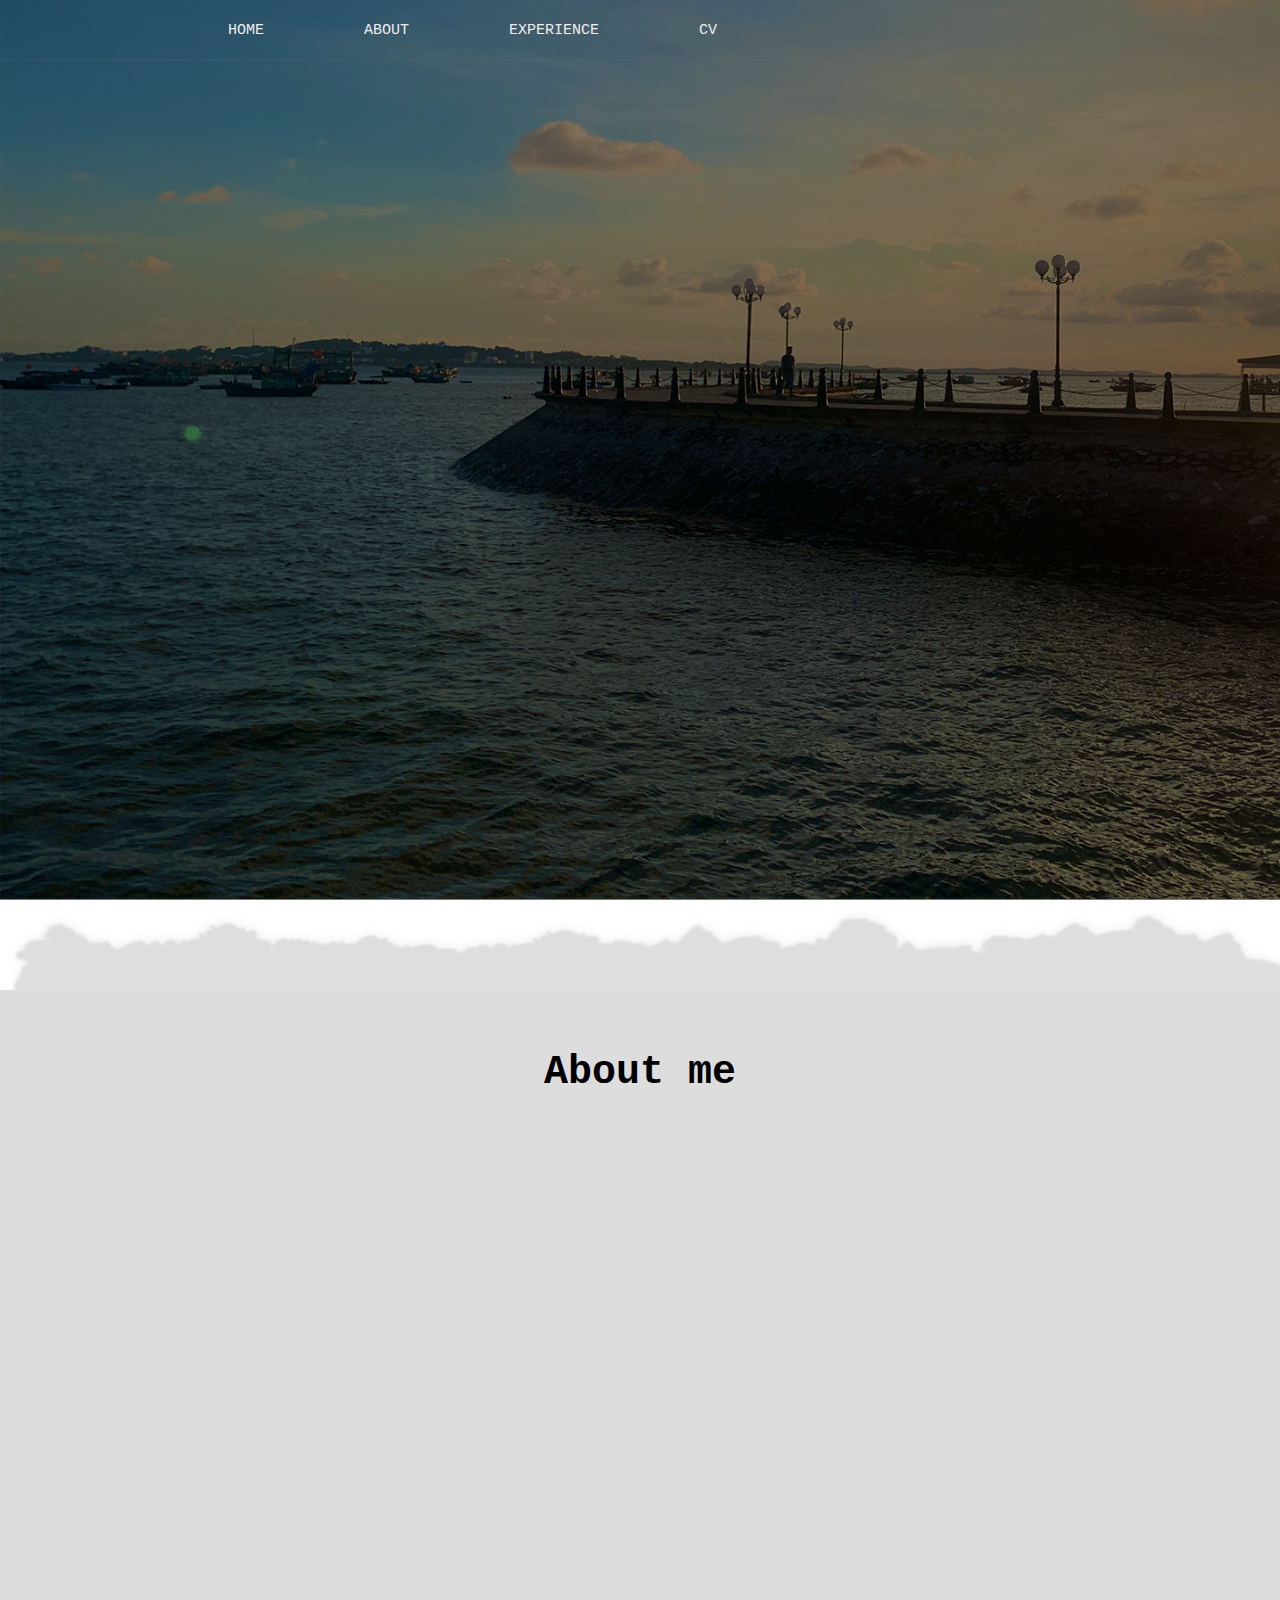
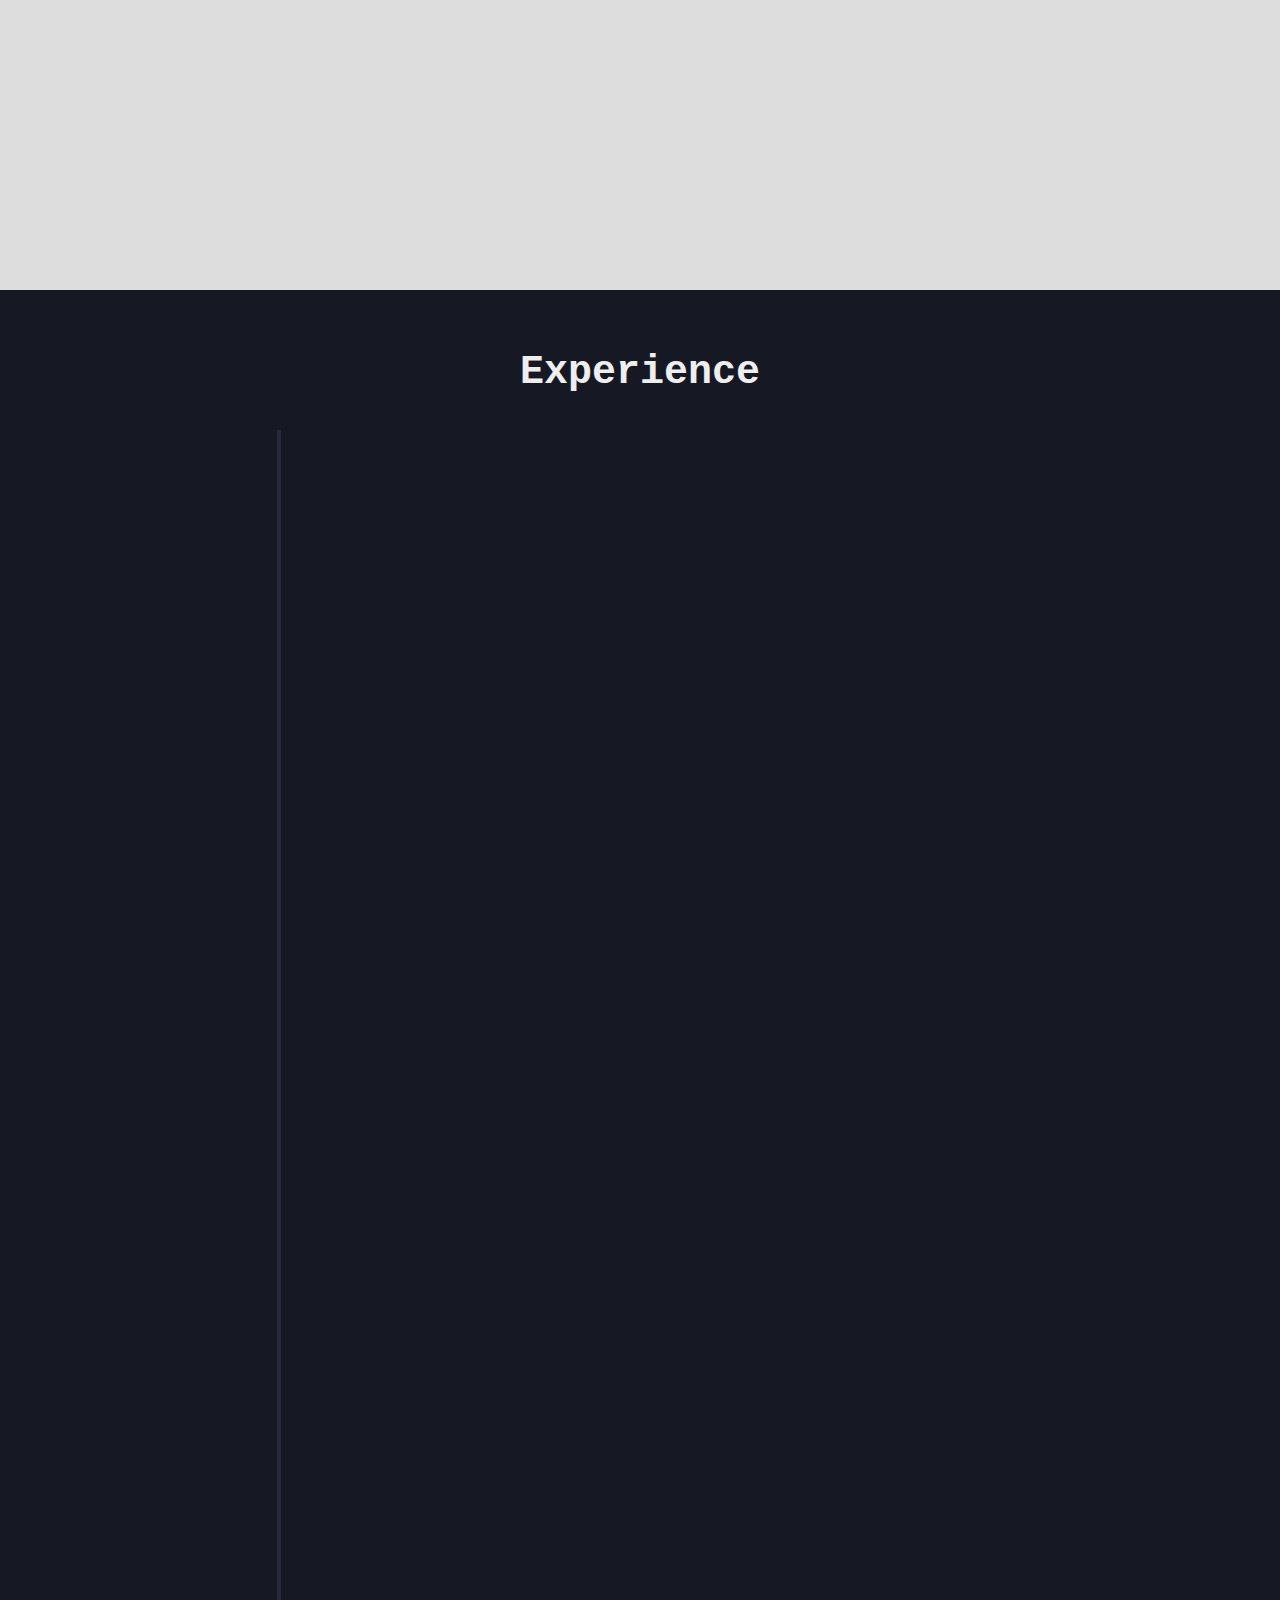
<file: index.html>
<!DOCTYPE html>
<html lang="en">

<head>
    <meta charset="UTF-8">
    <meta http-equiv="X-UA-Compatible" content="IE=edge">
    <meta name="viewport" content="width=device-width, initial-scale=1.0">
    <link rel="stylesheet" href="https://cdnjs.cloudflare.com/ajax/libs/font-awesome/6.2.0/css/all.min.css" />
    <title>Portfolio - Vũ Thanh Thiên</title>
    <meta property="og:type" content="website">
    <meta property="og:locale" content="vi">
    <meta property="og:title" content="Portfolio - Vũ Thanh Thiên">
    <meta property="og:image" content="./asset/DSC_3052.jpeg">
    <meta property="og:site_name" content="Portfolio - Vũ Thanh Thiên">
    <meta property="og:description" content="Portfolio Front-end Vũ Thanh Thiên">
    <link rel="icon" type="image/x-icon" href="/asset/favicon.png">
    <link rel="stylesheet" href="css/style.css">
</head>

<body>
    <header>
        <div class="nav" id="nav">
            <ul>
                <li>
                    <a href="#home">HOME</a>
                </li>
                <li>
                    <a href="#info">ABOUT</a>
                </li>
                <li>
                    <a href="#experience">EXPERIENCE</a>
                </li>
                <li>
                    <a href="#cv">CV</a>
                </li>
            </ul>
        </div>
        <div id="home" class="banner">
            <img src="/asset/banner.png" alt="">
            <h1 class="title">Vũ Thanh Thiên</h1>
        </div>
    </header>
    <div class="container">
        <section id="info" class="item content-wrapper">
            <h1>About me</h1>
            <div class="info-content">
                <div class="content">
                    <div class="showtotop">Hi, I'm</div>
                    <h3 class="showtotop delay-02">Vũ Thanh Thiên</h3>
                    <div class="text">
                        <p class="showtotop delay-04"><img src="/asset/calendar.png" alt="">Dob: 05/10/1999</p>
                        <p class="showtotop delay-06"><img src="/asset/venus-mars.png" alt="">Gender: male</p>
                        <p class="showtotop delay-08"><img src="/asset/phone-call.png" alt="">Phone: 0362804035</p>
                        <p class="showtotop delay-1"><img src="/asset/envelope.png" alt="">Email: thudan.td@gmail.com</p>
                        <p class="showtotop delay-1"><img src="/asset/github.svg" alt=""> <a target="_blank" href="https://github.com/VuThanhThien">Github: VuThanhThien</a></p>
                        <p class="showtotop delay-1"><img src="/asset/facebook.png" alt=""> <a target="_blank"
                                href="https://www.facebook.com/exameen.dev/">Facebook: Vũ Thanh Thiên</a></p>
                        <p class="showtotop delay-1"><img src="/asset/linkedin.png" alt=""> <a target="_blank"
                                href="https://www.linkedin.com/in/v%C5%A9-thi%C3%AAn-ale-b25631192">Linkedin: Vũ Thiên(Ale)</a>
                        </p>
                        <p class="showtotop delay-12"><img src="/asset/address-book.png" alt="">Address: Me Tri, Nam Tu Liem, Ha
                            Noi</p>
                        <div class="showtotop delay-12">
                            I graduated from the Department of Information Technology of
                            <a target="_blank" href="https://uet.vnu.edu.vn/">University of Engineering and Technology,
                                VNU</a>.
                            <br>
                            Currently I am working as a Full-stack developer at
                            <a target="_blank" href="https://www.sotatek.com/">SotaTek</a>. <br>
                            I'm an active person, willing to learn new technology. My orientation is to become a
                            Full-stack developer. However, I prefer FE to BE tasks 😋
                        </div>
                    </div>
                </div>
                <div class="info-img showtotop delay-06">
                    <img src="/asset/info.png" alt="">
                </div>
            </div>
        </section>

        <section id="experience" class="item experience">
            <h1>Experience</h1>
            <div class="timeline">
                <div class="timeline-container primary showtotop delay-02">
                    <div class="timeline-icon">
                        <img src="/asset/graduation-cap.png" alt="school">
                    </div>
                    <div class="timeline-body">
                        <h4 class="timeline-title"><span class="badge">School</span></h4>
                        <p>I majored in information technology at university, and at the same time I studied 2D graphic
                            design at <a target="_blank" href="http://itplus-academy.edu.vn/">ITPLUS academy</a>. I used
                            to be a designer for <a href="https://dongphuchaianh.com/">Hai Anh uniform</a> </p>
                        <p>Skill: </p>
                        <div class="skill-tag">
                            <div class="tag">basic knowledge</div>
                            <div class="tag">photoshop</div>
                            <div class="tag">illustrator</div>
                        </div>
                        <p class="timeline-subtitle">2017-2021</p>
                    </div>
                </div>
                <div class="timeline-container success showtotop delay-04">
                    <div class="timeline-icon">
                        <img src="/asset/briefcase.png" alt="">
                    </div>
                    <div class="timeline-body">
                        <h4 class="timeline-title"><span class="badge">internship - fresher</span></h4>
                        <p>I used to be an Front-end intern for <a target="_blank"
                                href="https://vnptit.vn/">VNPT-IT</a>. Then I work as a fresher for MISA.
                            There I am in charge of connecting the app <a target="_blank"
                                href="https://eshop.misa.vn/">MISAeShop</a> with the delivery partner. </p>
                        <p>Skill: </p>
                        <div class="skill-tag">
                            <div class="tag">html, css, scss, js, jquery</div>
                            <div class="tag">ASP.NET core</div>
                            <div class="tag">MariaDb</div>
                            <div class="tag">Vuejs (2)</div>
                            <div class="tag">Nuxtjs</div>
                            <div class="tag">Customize vuetify, devexpress</div>
                            <div class="tag">Figma</div>
                        </div>
                        <p class="timeline-subtitle">2019</p>
                    </div>
                </div>
                <div class="timeline-container success showtotop delay-06">
                    <div class="timeline-icon">
                        <img src="/asset/briefcase.png" alt="">
                    </div>
                    <div class="timeline-body">
                        <h4 class="timeline-title"><span class="badge">Front-end developer</span></h4>
                        <p>Teamsize: 03</p>
                        <p>I worked as a developer for a startup called <a target="_blank"
                                href="https://apps.shopify.com/bixgrow-affiliate-marketing">Bixgrow</a>, used to manage
                            affiliates on shopify.
                            That team has 3 member and project used Vuejs and PHP.
                            I'm in charge of design and all of Front-end tasks, customize library...</p>
                        <p>Some special module:
                        <ul>
                            <Li>Build base component</Li>
                            <li>Create a page for users to freely customize the registration page
                                and use the register page for each shop's own shopify sales page.</li>
                            <li>Create a custom page of promotional popups and
                                use script to insert into shopify.</li>
                            <li>Localize the language and allow the user to customize
                                edit the translation at their own discretion.</li>
                            <li>Create landing page <a target="_blank" href="https://bixgrow.com/">Bixgrow.com</a></li>
                        </ul>
                        </p>
                        <p>Skill: </p>
                        <div class="skill-tag">
                            <div class="tag">Vuejs</div>
                            <div class="tag">php</div>
                            <div class="tag">VueBoostrap</div>
                            <div class="tag">Vuex</div>
                            <div class="tag">Javascript</div>
                        </div>
                        <p class="timeline-subtitle">2020</p>
                    </div>
                </div>
                <div class="timeline-container success showtotop delay-08">
                    <div class="timeline-icon">
                        <img src="/asset/briefcase.png" alt="">
                    </div>
                    <div class="timeline-body">
                        <h4 class="timeline-title"><span class="badge">Full-stack developer</span></h4>
                        <p>Teamsize: 06</p>
                        <p>I'm working at SotaTek as a Full-stack developer, at a project of Malaysian called <a
                                target="_blank" href="https://www.setel.com/">Setel</a>.
                            This is a huge project with about 4 million users. My team is in charge of modules like
                            management fees, subsidy, payments...
                        </p>
                        <p>Some special module:
                        <ul>
                            <li>Manage the petrol price subsidy for people from the government</li>
                            <li>Manage payment fees, card fee,...</li>
                            <li>I'm the first developer of sotatek apply micro Front-end (Reactjs)</li>
                            <li>In charge of deploy many repository</li>
                        </ul>
                        </p>
                        <p>Skill: </p>
                        <div class="skill-tag">
                            <div class="tag">Typecript</div>
                            <div class="tag">Nestjs (Nodejs)</div>
                            <div class="tag">Reactjs</div>
                            <div class="tag">Vuejs</div>
                            <div class="tag">Microservices</div>
                            <div class="tag">Tailwindcss</div>
                            <div class="tag">Mailchimp</div>
                            <div class="tag">Wordpress/Elementor</div>
                            <div class="tag">MongoDB</div>
                        </div>
                        <p class="timeline-subtitle">2021 - now</p>
                    </div>
                </div>
            </div>
        </section>

        <div id="cv" class="item footer">
            <div class="title showtotop delay-02">
                <h2>Curriculum Vitae</h2>
                <div>
                    <a href="/asset/CV-FrontEnd-VuThanhThien.pdf" download="CV-FrontEnd-VuThanhThien"><button
                            class="btn-download">DOWNLOAD</button></a>
                    <a target="_blank" href="mycv.html"><button class="btn-download">VIEW ON BROWSER</button></a>
                </div>
            </div>
            <div class="link">
                <ul>
                    <li class="showtotop delay-02"><a href="#home">Thank you for visiting!</a></li>
                </ul>
            </div>
        </div>
    </div>
    <script src="script.js"></script>
</body>

</html>
</file>
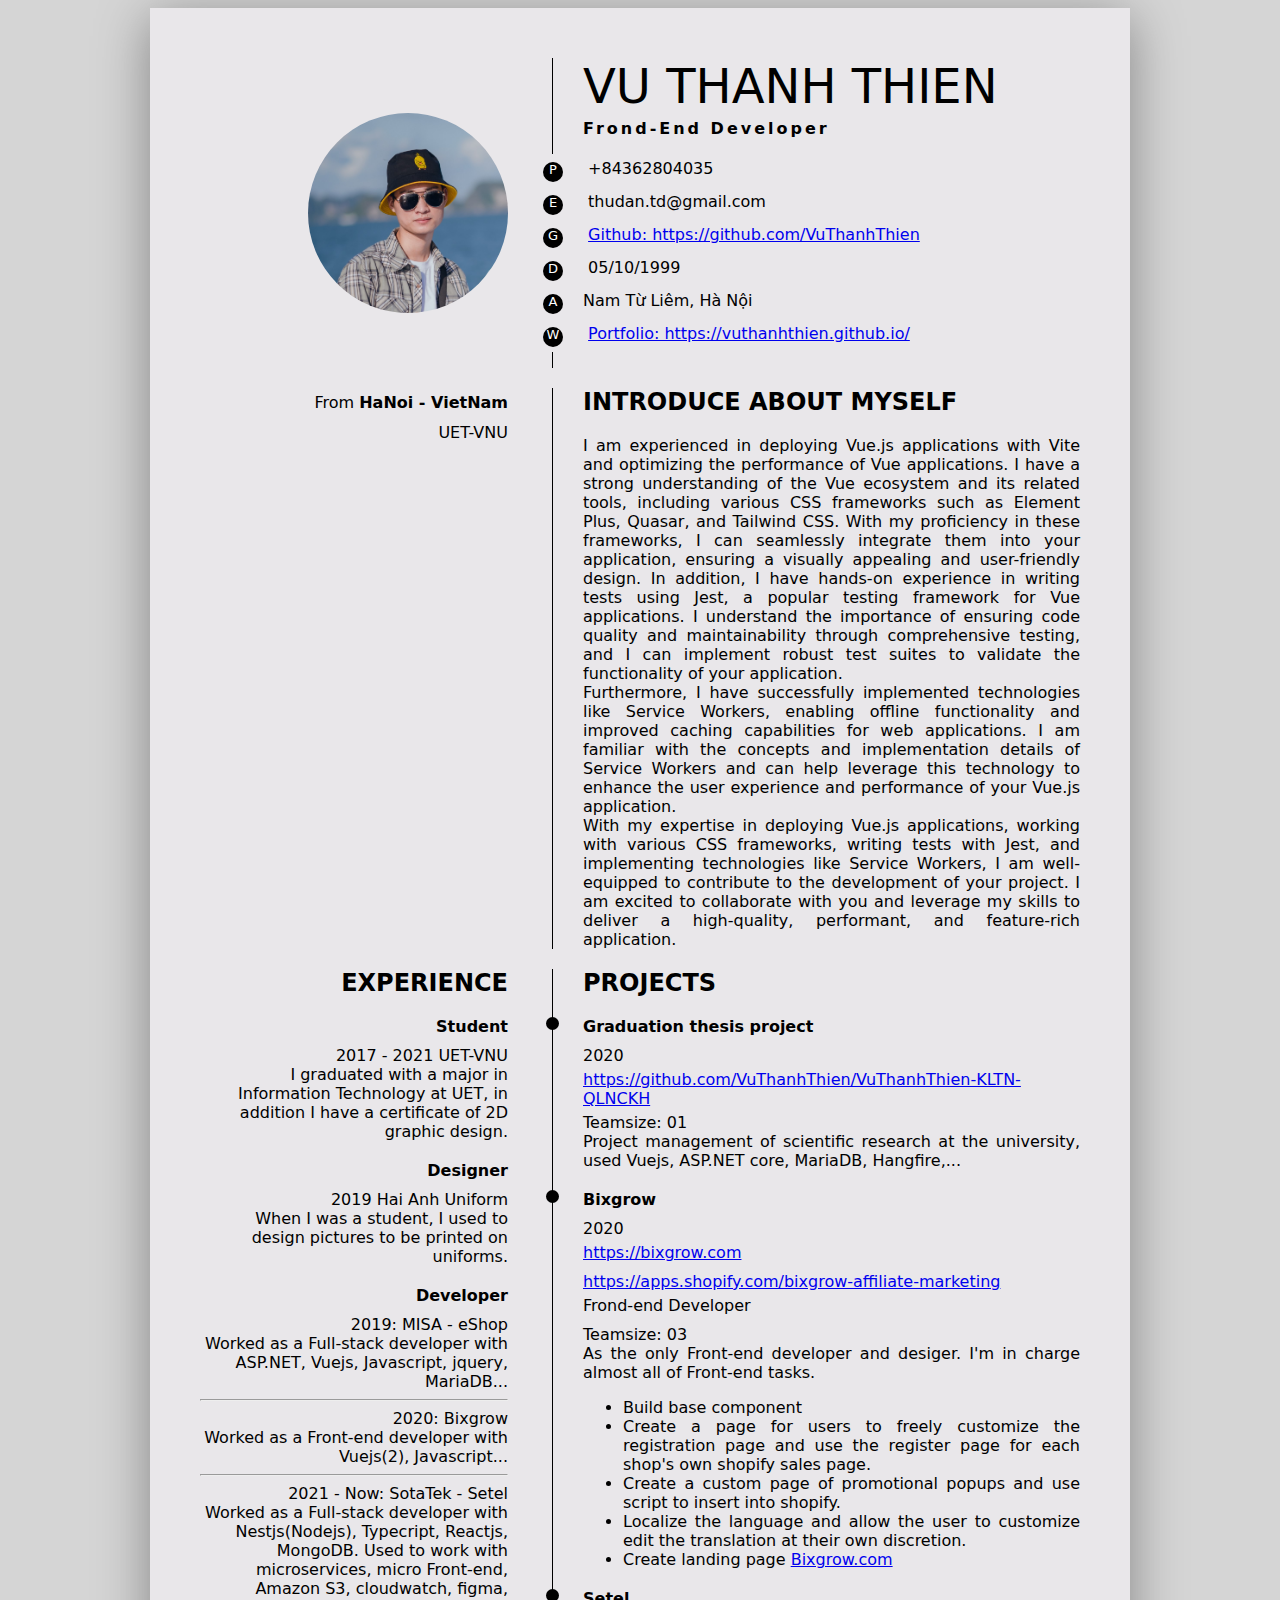
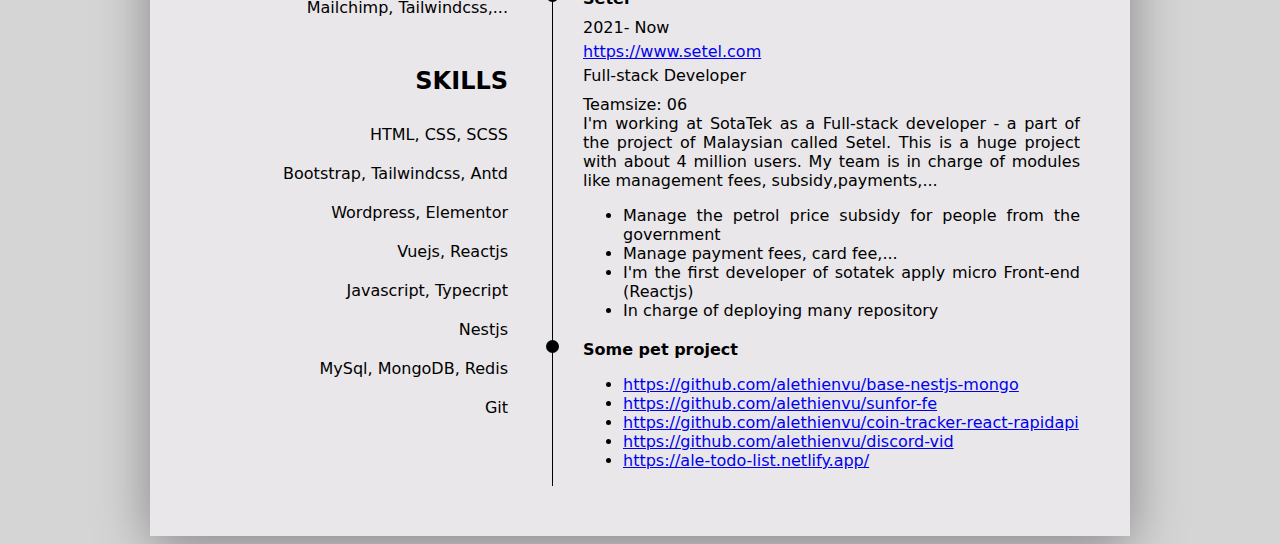
<file: mycv.html>
<!DOCTYPE html>
<html lang="en">
  <head>
    <meta charset="UTF-8" />
    <meta http-equiv="X-UA-Compatible" content="IE=edge" />
    <meta name="viewport" content="width=device-width, initial-scale=1.0" />
    <title>CV - Vũ Thanh Thiên</title>
    <meta property="og:type" content="website" />
    <meta property="og:locale" content="vi" />
    <meta property="og:title" content="CV - Vũ Thanh Thiên" />
    <meta property="og:image" content="./asset/DSC_3052.jpeg" />
    <meta property="og:site_name" content="CV - Vũ Thanh Thiên" />
    <meta property="og:description" content="CV Front-end Vũ Thanh Thiên" />
    <link rel="icon" type="image/x-icon" href="/asset/favicon.png" />
    <link rel="stylesheet" href="css/cv.css" />
    <link
      rel="stylesheet"
      href="https://cdnjs.cloudflare.com/ajax/libs/font-awesome/6.2.1/css/all.min.css"
    />
  </head>

  <body>
    <!-- <button onclick="history.back()">
        Go back
    </button> -->
    <div class="container">
      <div class="avatar">
        <img src="asset/DSC_3052.jpeg" alt="" />
      </div>
      <div class="name">
        <h1>VU THANH THIEN</h1>
        <div class="specialize">Frond-End Developer</div>
        <ul class="contact">
          <li><span>P</span> +84362804035</li>
          <li><span>E</span> thudan.td@gmail.com</li>
          <li>
            <span>G</span>
            <a target="_blank" href="https://github.com/VuThanhThien"
              >Github: https://github.com/VuThanhThien</a
            >
          </li>
          <li><span>D</span> 05/10/1999</li>
          <li><span>A</span>Nam Từ Liêm, Hà Nội</li>
          <li>
            <span>W</span>
            <a
              href="https://vuthanhthien.github.io/"
              target="_blank"
              rel="noopener noreferrer"
              >Portfolio: https://vuthanhthien.github.io/</a
            >
          </li>
        </ul>
      </div>
      <div class="info">
        <ul>
          <li>From <b>HaNoi - VietNam</b></li>
          <li>UET-VNU</li>
        </ul>
      </div>
      <div class="intro">
        <h2>INTRODUCE ABOUT MYSELF</h2>
        I am experienced in deploying Vue.js applications with Vite and
        optimizing the performance of Vue applications. I have a strong
        understanding of the Vue ecosystem and its related tools, including
        various CSS frameworks such as Element Plus, Quasar, and Tailwind CSS.
        With my proficiency in these frameworks, I can seamlessly integrate them
        into your application, ensuring a visually appealing and user-friendly
        design. In addition, I have hands-on experience in writing tests using
        Jest, a popular testing framework for Vue applications. I understand the
        importance of ensuring code quality and maintainability through
        comprehensive testing, and I can implement robust test suites to
        validate the functionality of your application.
        <br />
        Furthermore, I have successfully implemented technologies like Service
        Workers, enabling offline functionality and improved caching
        capabilities for web applications. I am familiar with the concepts and
        implementation details of Service Workers and can help leverage this
        technology to enhance the user experience and performance of your Vue.js
        application. <br />
        With my expertise in deploying Vue.js applications, working with various
        CSS frameworks, writing tests with Jest, and implementing technologies
        like Service Workers, I am well-equipped to contribute to the
        development of your project. I am excited to collaborate with you and
        leverage my skills to deliver a high-quality, performant, and
        feature-rich application.
      </div>
      <div class="experience">
        <h2>EXPERIENCE</h2>

        <div class="item">
          <h4>Student</h4>
          <div class="time">
            <span>2017 - 2021</span>
            <span>UET-VNU</span>
          </div>
          <div class="des">
            I graduated with a major in Information Technology at UET, in
            addition I have a certificate of 2D graphic design.
          </div>
        </div>

        <div class="item">
          <h4>Designer</h4>
          <div class="time">
            <span>2019</span>
            <span>Hai Anh Uniform</span>
          </div>
          <div class="des">
            When I was a student, I used to design pictures to be printed on
            uniforms.
          </div>
        </div>

        <div class="item">
          <h4>Developer</h4>
          <div class="time">
            <span>2019:</span>
            <span>MISA - eShop</span>
          </div>
          <div class="des">
            Worked as a Full-stack developer with ASP.NET, Vuejs, Javascript,
            jquery, MariaDB...
          </div>
          <hr />
          <div class="time">
            <span>2020:</span>
            <span>Bixgrow</span>
          </div>
          <div class="des">
            Worked as a Front-end developer with Vuejs(2), Javascript...
          </div>
          <hr />
          <div class="time">
            <span>2021 - Now:</span>
            <span>SotaTek - Setel</span>
          </div>
          <div class="des">
            Worked as a Full-stack developer with Nestjs(Nodejs), Typecript,
            Reactjs, MongoDB. Used to work with microservices, micro Front-end,
            Amazon S3, cloudwatch, figma, Mailchimp, Tailwindcss,...
          </div>
        </div>
        <h2 class="skills">SKILLS</h2>
        <ul>
          <li>HTML, CSS, SCSS</li>
          <li>Bootstrap, Tailwindcss, Antd</li>
          <li>Wordpress, Elementor</li>
          <li>Vuejs, Reactjs</li>
          <li>Javascript, Typecript</li>
          <li>Nestjs</li>
          <li>MySql, MongoDB, Redis</li>
          <li>Git</li>
        </ul>
      </div>
      <div class="project">
        <h2>PROJECTS</h2>
        <div class="item">
          <h4>Graduation thesis project</h4>
          <div class="time">2020</div>
          <div class="web">
            <a
              href="https://github.com/VuThanhThien/VuThanhThien-KLTN-QLNCKH"
              target="_blank"
              rel="noopener noreferrer"
              >https://github.com/VuThanhThien/VuThanhThien-KLTN-QLNCKH</a
            >
          </div>
          <div class="des">Teamsize: 01</div>
          <div class="des">
            Project management of scientific research at the university, used
            Vuejs, ASP.NET core, MariaDB, Hangfire,...
          </div>
        </div>

        <div class="item">
          <h4>Bixgrow</h4>
          <div class="time">2020</div>
          <div class="web">
            <a
              href="https://bixgrow.com/"
              target="_blank"
              rel="noopener noreferrer"
              >https://bixgrow.com</a
            >
          </div>
          <div class="web">
            <a
              href="https://apps.shopify.com/bixgrow-affiliate-marketing"
              target="_blank"
              rel="noopener noreferrer"
              >https://apps.shopify.com/bixgrow-affiliate-marketing</a
            >
          </div>
          <div class="location">Frond-end Developer</div>
          <div class="des">Teamsize: 03</div>
          <div class="des">
            As the only Front-end developer and desiger. I'm in charge almost
            all of Front-end tasks.
            <ul>
              <li>Build base component</li>
              <li>
                Create a page for users to freely customize the registration
                page and use the register page for each shop's own shopify sales
                page.
              </li>
              <li>
                Create a custom page of promotional popups and use script to
                insert into shopify.
              </li>
              <li>
                Localize the language and allow the user to customize edit the
                translation at their own discretion.
              </li>
              <li>
                Create landing page
                <a target="_blank" href="https://bixgrow.com/">Bixgrow.com</a>
              </li>
            </ul>
          </div>
        </div>

        <div class="item">
          <h4>Setel</h4>
          <div class="time">2021- Now</div>
          <div class="web">
            <a
              href="https://www.setel.com/"
              target="_blank"
              rel="noopener noreferrer"
              >https://www.setel.com</a
            >
          </div>
          <div class="location">Full-stack Developer</div>
          <div class="des">Teamsize: 06</div>
          <div class="des">
            I'm working at SotaTek as a Full-stack developer - a part of the
            project of Malaysian called Setel. This is a huge project with about
            4 million users. My team is in charge of modules like management
            fees, subsidy,payments,...
            <ul>
              <li>
                Manage the petrol price subsidy for people from the government
              </li>
              <li>Manage payment fees, card fee,...</li>
              <li>
                I'm the first developer of sotatek apply micro Front-end
                (Reactjs)
              </li>
              <li>In charge of deploying many repository</li>
            </ul>
          </div>
        </div>
        <div class="item">
          <h4>Some pet project</h4>
          <div class="des">
            <ul>
              <li>
                <a
                  target="_blank"
                  href="https://github.com/alethienvu/base-nestjs-mongo"
                  >https://github.com/alethienvu/base-nestjs-mongo</a
                >
              </li>
              <li>
                <a
                  target="_blank"
                  href="https://github.com/alethienvu/sunfor-fe"
                  >https://github.com/alethienvu/sunfor-fe</a
                >
              </li>
              <li>
                <a
                  target="_blank"
                  href="https://github.com/alethienvu/coin-tracker-react-rapidapi"
                  >https://github.com/alethienvu/coin-tracker-react-rapidapi</a
                >
              </li>
              <li>
                <a
                  target="_blank"
                  href="https://github.com/alethienvu/discord-vid"
                  >https://github.com/alethienvu/discord-vid</a
                >
              </li>
              <li>
                <a target="_blank" href="https://ale-todo-list.netlify.app/"
                  >https://ale-todo-list.netlify.app/</a
                >
              </li>
            </ul>
          </div>
        </div>
      </div>
    </div>
  </body>
</html>
</file>
<file: css/style.css>
@import url("https://fonts.googleapis.com/css2?family=Great+Vibes&display=swap");

:root {
    --white: #eee
}

body {
    font-family: monospace;
    margin: 0;
}

.nav {
    position: absolute;
    top: 0;
    left: 0;
    width: 80%;
    padding: 0 10%;
    border-bottom: 1px solid rgba(115, 114, 114, 0.2);
    display: flex;
    align-items: center;
    color: var(--white);
    z-index: 11111111111111111;
}

.nav ul {
    padding: 0;
    margin: 0;
    list-style: none;
    margin-left: 50px;
    display: flex;
    align-items: center;
    height: 60px;
}

.nav ul li {
    padding: 0 50px;
    font-size: 15px;
}

a {
    text-decoration: none;
    color: inherit;
}

.tofixed {
    position: fixed;
    top: 0;
    color: #555;
    background-color: #ddd;
    animation: showfixed 1s ease-in-out 1 forwards;
}

@keyframes showfixed {
    from {
        top: -100px;
    }
}

.banner {
    height: 110vh;
    width: 100%;
    position: relative;
    overflow: hidden;
}

.banner::before {
    position: absolute;
    top: 0;
    left: 0;
    width: 100%;
    filter: brightness(0.5);
    height: 100%;
    background-image: url(/asset/background.JPG);
    background-repeat: no-repeat;
    background-size: cover;
    background-position: top left;
    background-attachment: fixed;
    z-index: -1;
    content: "";
}

.banner .title {
    position: absolute;
    top: 25%;
    left: 50%;
    transform: translate(-50%, -50%);
    color: #fff;
    font-size: 10vh;
    opacity: 0;
    font-family: "Great Vibes", cursive;
    animation: showtitle 1s ease-in-out 5s 1 forwards;
}

.banner img {
    position: absolute;
    left: 50%;
    bottom: 0;
    transform: translate(-50%, 10%);
    width: 50%;
    filter: brightness(0.5);
    opacity: 0;
    animation: totopimg ease-in-out 4s 1 forwards;
}

@keyframes totopimg {
    from {
        opacity: 0;
        transform: translate(-50%, 20%);
    }

    to {
        transform: translate(-50%, 10%);
        opacity: 1;
    }
}

@keyframes showtitle {
    from {
        filter: blur(33px);
        transform: translate(-50%, -80%);
    }

    to {
        opacity: 1;
        filter: blur(0px);
        transform: translate(-50%, -50%);
    }
}

.banner::after {
    position: absolute;
    left: 0;
    width: 100%;
    height: 10vh;
    top: 100vh;
    background-image: url(/asset/cloud.png);
    background-size: cover;
    content: "";
    filter: brightness(0.87);
    background-repeat: no-repeat;
}

.container {
    min-height: 1500px;
    background-color: #ddd;
}

.content-wrapper {
    padding: 0 5%;
    min-height: 100vh;

}

.info-content {
    display: flex;
    justify-content: space-evenly;
    align-items: center;
}

.info-content .content .text p {
    display: flex;
    align-items: center;
    gap: 10px;
}

.info-content .content .text img {
    width: 20px;
    height: 20px;
}

.item h1 {
    font-size: 40px;
    padding: 60px 0 0 0;
    margin: 0;
    text-align: center;
}

.content-wrapper h3 {
    font-size: 40px;
    padding: 0;
    margin: 30px 0;
    font-family: "Great Vibes", cursive;
}

.content-wrapper div {
    font-size: 20px;
    flex: 1;
}

.info-img {
    max-width: 40%;
    height: auto;
}

.info-img img {
    width: 100%;
    height: auto;
}

.experience {
    background-color: #161924;
    padding: 0 5%;
    display: flex;
    justify-content: center;
    flex-direction: column;
    align-items: center;
    color: var(--white);
    gap: 30px;
}

.footer {
    background-color: #161924;
    width: 100%;
    text-align: center;
    padding-top: 200px;
    display: block;
    color: var(--white);
    overflow: hidden;
}

.footer .title h2 {
    font-size: 50px;
    margin: 30px 0 10px 0;
}

.footer .title .btn-download {
    align-items: center;
    appearance: none;
    background-color: #fff;
    border-radius: 24px;
    border-style: none;
    box-shadow: rgba(0, 0, 0, .2) 0 3px 5px -1px, rgba(126, 126, 126, 0.14) 0 6px 10px 0, rgba(187, 187, 187, 0.12) 0 1px 18px 0;
    box-sizing: border-box;
    color: #161924;
    cursor: pointer;
    display: inline-flex;
    fill: currentcolor;
    font-family: inherit;
    font-size: 14px;
    font-weight: 500;
    height: 48px;
    justify-content: center;
    letter-spacing: .25px;
    line-height: normal;
    max-width: 100%;
    overflow: visible;
    padding: 2px 24px;
    position: relative;
    text-align: center;
    text-transform: none;
    transition: box-shadow 280ms cubic-bezier(.4, 0, .2, 1), opacity 15ms linear 30ms, transform 270ms cubic-bezier(0, 0, .2, 1) 0ms;
    user-select: none;
    -webkit-user-select: none;
    touch-action: manipulation;
    width: auto;
    will-change: transform, opacity;
    z-index: 0;
}

.footer ul {
    padding: 0;
    margin: 0;
    list-style: none;
    display: flex;
    justify-content: center;
    align-items: center;
    margin-top: 30vh;
    border-top: 1px solid rgba(115, 114, 114, 0.2);
}

.footer li {
    padding: 30px 90px;
    font-size: 30px;
}

.footer li a {
    color: inherit;
    text-decoration: none;
    font-family: "Great Vibes", cursive;
}

.showtotop,
.zoomshow {
    opacity: 0;
}

.active .showtotop {
    animation: showtop 1s ease-in-out 1 forwards;
}

.active .zoomshow {
    animation: zoomshow 1s ease-in-out 1 forwards;
}

@keyframes zoomshow {
    from {
        transform: scale(0);
    }

    to {
        opacity: 1;
        transform: scale(1);
    }
}

@keyframes showtop {
    from {
        opacity: 0;
        transform: translate(0, 100px);
    }

    to {
        opacity: 1;
        transform: translate(0, 0);
    }
}

.delay-02 {
    animation-delay: 0.2s !important;
}

.delay-04 {
    animation-delay: 0.4s !important;
}

.delay-06 {
    animation-delay: 0.6s !important;
}

.delay-08 {
    animation-delay: 0.8s !important;
}

.delay-1 {
    animation-delay: 1s !important;
}

.delay-12 {
    animation-delay: 1.2s !important;
}

.delay-14 {
    animation-delay: 1.4s !important;
}

.delay-16 {
    animation-delay: 1.6s !important;
}

.delay-18 {
    animation-delay: 1.8s !important;
}

.delay-2 {
    animation-delay: 2s !important;
}

.delay-12 {
    animation-delay: 1.2s !important;
}

.delay-14 {
    animation-delay: 1.4s !important;
}

.delay-16 {
    animation-delay: 1.6s !important;
}

.delay-18 {
    animation-delay: 1.8s !important;
}

.timeline {
    position: relative;
    padding-left: 4rem;
    margin: 0 0 0 30px;
    color: var(--white);
    width: 60%;
}

.timeline:before {
    content: "";
    position: absolute;
    left: 0;
    top: 5px;
    width: 4px;
    height: 100%;
    background: #27293d;
}

.timeline .timeline-container {
    position: relative;
    margin-bottom: 2.5rem;
}

.timeline .timeline-container a {
    color: inherit;
}

.timeline .timeline-container .timeline-icon {
    position: absolute;
    left: -88px;
    top: 4px;
    width: 50px;
    height: 50px;
    border-radius: 50%;
    text-align: center;
    font-size: 2rem;
    background: #4f537b;
    display: flex;
    justify-content: center;
    align-items: center;
}

.timeline .timeline-container .timeline-icon i {
    position: absolute;
    left: 50%;
    top: 50%;
    transform: translate(-50%, -50%);
}

.timeline .timeline-container .timeline-icon img {
    width: 30px;
    height: 30px;
}

.timeline .timeline-container .timeline-body {
    background: #27293d;
    border-radius: 3px;
    padding: 20px 20px 15px;
    box-shadow: 1px 3px 9px rgba(0, 0, 0, 0.1);
}

.timeline .timeline-container .timeline-body:before {
    content: "";
    background: inherit;
    width: 20px;
    height: 20px;
    display: block;
    position: absolute;
    left: -10px;
    transform: rotate(45deg);
    border-radius: 0 0 0 2px;
}

.timeline .timeline-container .timeline-body .timeline-title {
    margin-bottom: 1.4rem;
}

.timeline .timeline-container .timeline-body .timeline-title .badge {
    background: #4f537b;
    padding: 4px 8px;
    border-radius: 3px;
    font-size: 12px;
    font-weight: bold;
}

.timeline .timeline-container .timeline-body .timeline-subtitle {
    font-weight: 300;
    font-style: italic;
    opacity: 0.4;
    margin-top: 16px;
    font-size: 11px;
}

.timeline .timeline-container.primary .badge,
.timeline .timeline-container.primary .timeline-icon {
    background: #1d8cf8 !important;
}

.timeline .timeline-container.info .badge,
.timeline .timeline-container.info .timeline-icon {
    background: #11cdef !important;
}

.timeline .timeline-container.success .badge,
.timeline .timeline-container.success .timeline-icon {
    background: #00bf9a !important;
}

.timeline .timeline-container.warning .badge,
.timeline .timeline-container.warning .timeline-icon {
    background: #ff8d72 !important;
}

.timeline .timeline-container.danger .badge,
.timeline .timeline-container.danger .timeline-icon {
    background: #fd5d93 !important;
}

.author {
    font-family: inherit;
    padding: 3em;
    text-align: center;
    width: 100%;
    color: var(--white);
}

.author a:link,
.author a:visited {
    color: var(--white);
}

.author a:link:hover,
.author a:visited:hover {
    text-decoration: none;
}

.author .btn:link,
.author .btn:visited {
    margin-top: 1em;
    text-decoration: none;
    display: inline-block;
    font-family: inherit;
    font-weight: 100;
    color: var(--white);
    text-align: center;
    vertical-align: middle;
    user-select: none;
    background-color: black;
    padding: 1.5em 2rem;
    border-radius: 1em;
    transition: 0.5s all;
}

.author .btn:link:hover,
.author .btn:link:focus,
.author .btn:link:active,
.author .btn:visited:hover,
.author .btn:visited:focus,
.author .btn:visited:active {
    background-color: #1a1a1a;
}

.skill-tag {
    display: flex;
    flex-wrap: wrap;
    gap: 5px;
}

.tag {
    background: #1d8cf8;
    padding: 8px;
    width: fit-content;
    border-radius: 16px;
}

@media screen and (max-width: 480px) {
    .banner {
        height: 100vh;
    }

    .banner img {
        width: 100%;
    }

    .banner .title {
        font-size: 3vh;
    }

    .banner::after {
        display: none;
    }

    .nav ul {
        margin-left: 0;
    }

    .nav ul li {
        padding: 0 15px;
        font-size: 15px;
    }

    .content-wrapper div {
        font-size: 14px;
    }

    .experience {
        padding: 0;
    }

    .footer .title h2 {
        font-size: 30px;
    }
}
</file>
<file: css/cv.css>
body {
    background-color: #d5d5d5;
    font-family: system-ui;
}

.container {
    background-color: #e9e7ea;
    width: 880px;
    max-width: 100%;
    margin: auto;
    padding: 50px;
    box-shadow: 0 10px 50px #858585;
    display: grid;
    grid-template-columns: 35% 60%;
    column-gap: 5%;
    row-gap: 20px;
}

.avatar img {
    width: 200px;
    height: 200px;
    object-fit: cover;
    border-radius: 50%;
}

.avatar {
    display: flex;
    justify-content: end;
    align-items: center;
}

.name {
    padding-left: 30px;
    border-left: 1px solid #000;
}

.name h1 {
    font-weight: 300;
    font-size: xxx-large;
    margin: 0px 0 5px;
}

.name .specialize {
    margin: 0;
    font-weight: bold;
    letter-spacing: 3px;
}

.name .contact {
    padding: 0;
    list-style: none;
}

.name .contact span {
    display: inline-block;
    background-color: #000;
    width: 20px;
    height: 20px;
    color: #fff;
    text-align: center;
    border-radius: 50%;
    font-size: small;
    margin-right: 20px;
}

.name .contact li {
    padding: 5px 0;
    transform: translate(-40px);
    background-color: #e9e7ea;
}

.info ul {
    padding: 0;
    margin: 0;
    list-style: none;
    text-align: right;
    line-height: 30px;
}

h2 {
    padding: 0;
    margin: 0 0 20px 0;
}

.intro {
    padding-left: 30px;
    border-left: 1px solid #000;
    text-align: justify;
}

.experience {
    text-align: right;
}

.experience h4 {
    margin: 20px 0 10px;
}

.skills {
    margin-top: 50px;
}

.experience ul {
    padding: 0;
    margin: 0;
    list-style: none;
}

.experience li {
    padding: 10px 0;
}

.project {
    padding-left: 30px;
    text-align: justify;
    border-left: 1px solid #000;
}

.project h4 {
    margin: 20px 0 10px;
}

.project .web {
    color: #0c7373;
    padding: 5px 0;
}

.project .location {
    font-weight: 500;
    padding-bottom: 10px;
}

.project .item {
    position: relative;
}

.project .item::before {
    position: absolute;
    width: 13px;
    height: 13px;
    background-color: #000;
    content: "";
    border-radius: 50%;
    left: -37px;
}

@media screen and (max-width: 480px) {
    .avatar img {
        width: 120px;
        height: 120px;
    }

    .name h1 {
        font-size: large;
    }

    .project .item .web a {
        overflow-wrap: break-word;
    }

    .des ul {
        padding-inline-start: 0;
    }
}
</file>
